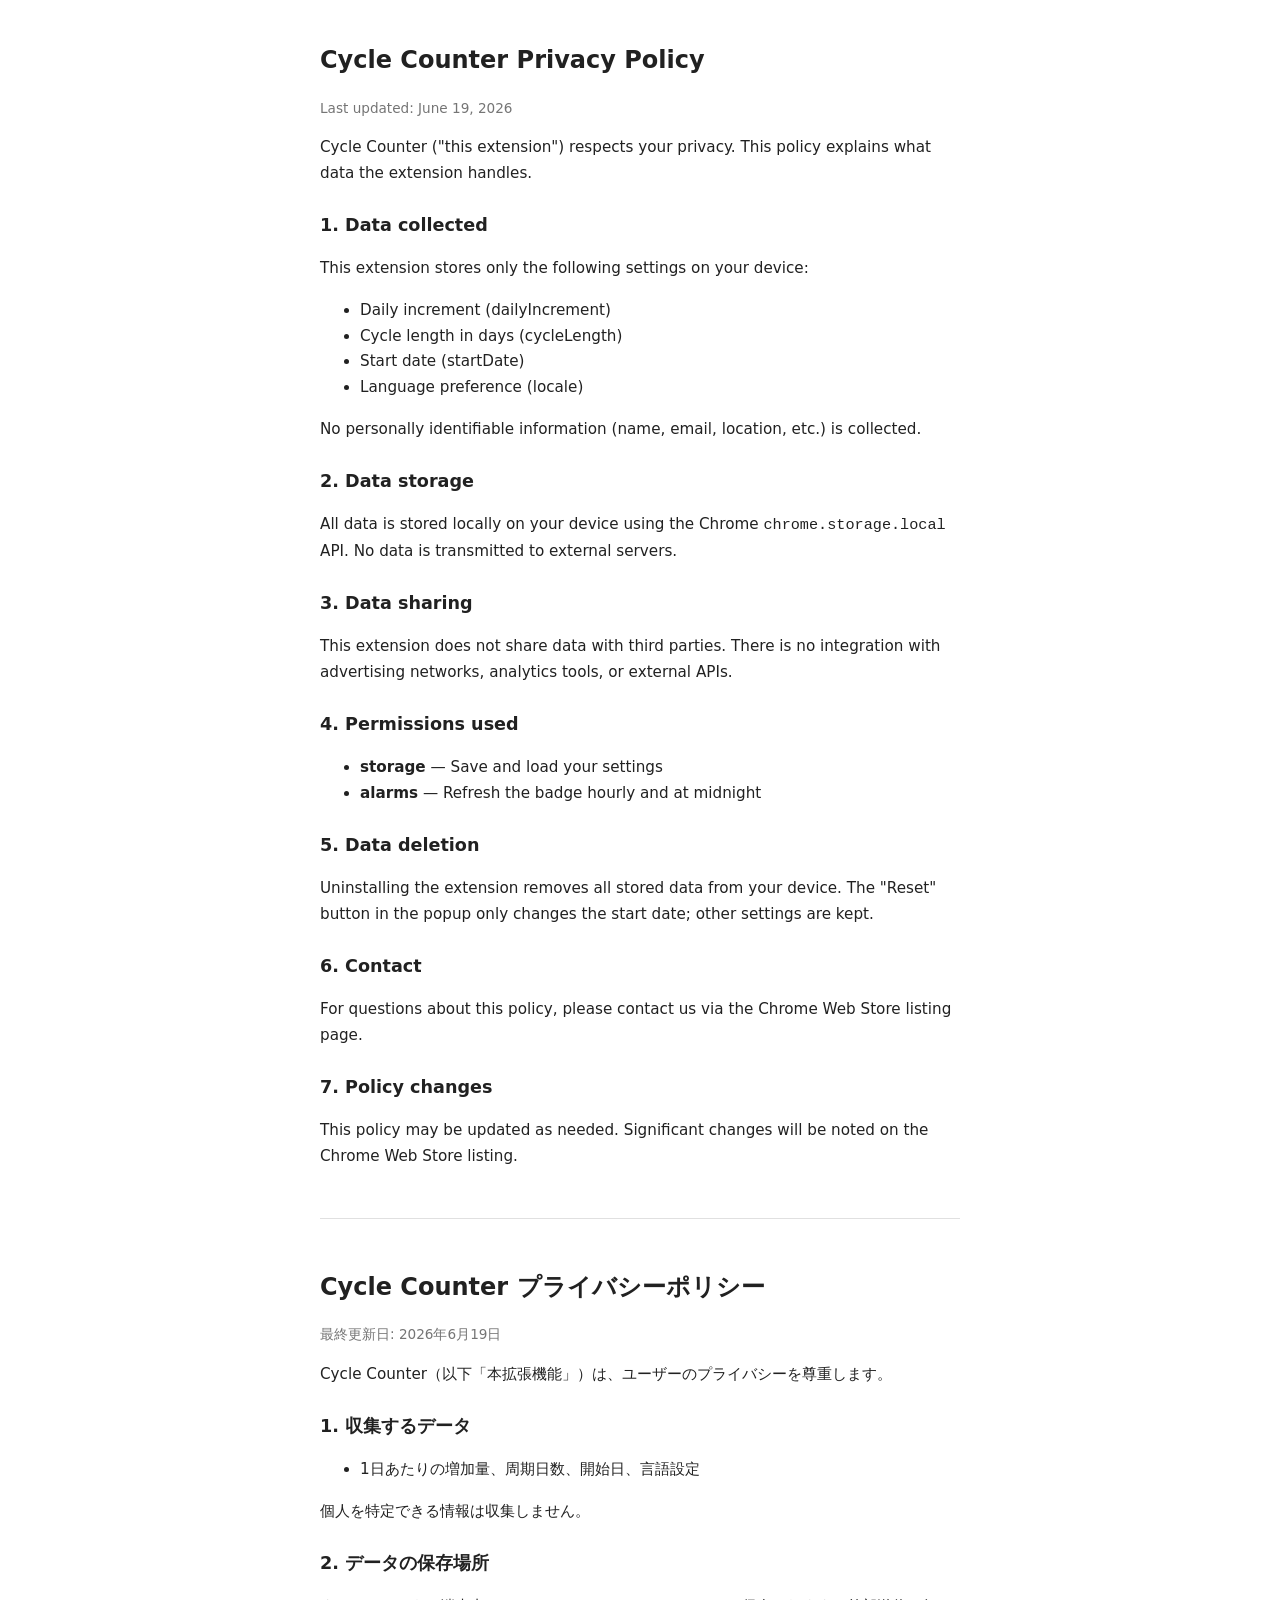
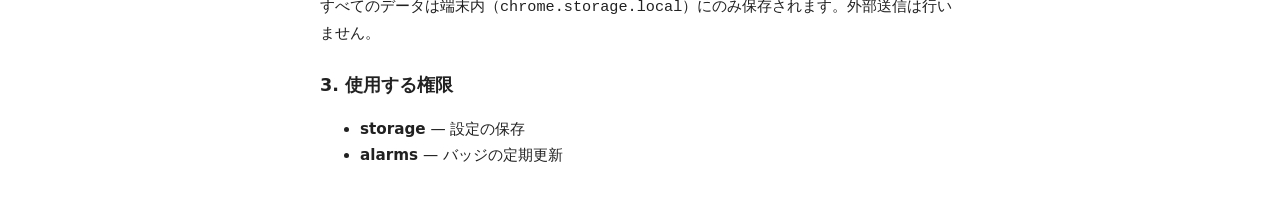
<file: index.html>
<!DOCTYPE html>
<html lang="en">
<head>
  <meta charset="UTF-8">
  <meta name="viewport" content="width=device-width, initial-scale=1.0">
  <title>Cycle Counter</title>
  <meta http-equiv="refresh" content="0; url=privacy-policy.html">
  <link rel="canonical" href="privacy-policy.html">
</head>
<body>
  <p><a href="privacy-policy.html">Cycle Counter Privacy Policy</a></p>
</body>
</html>
</file>
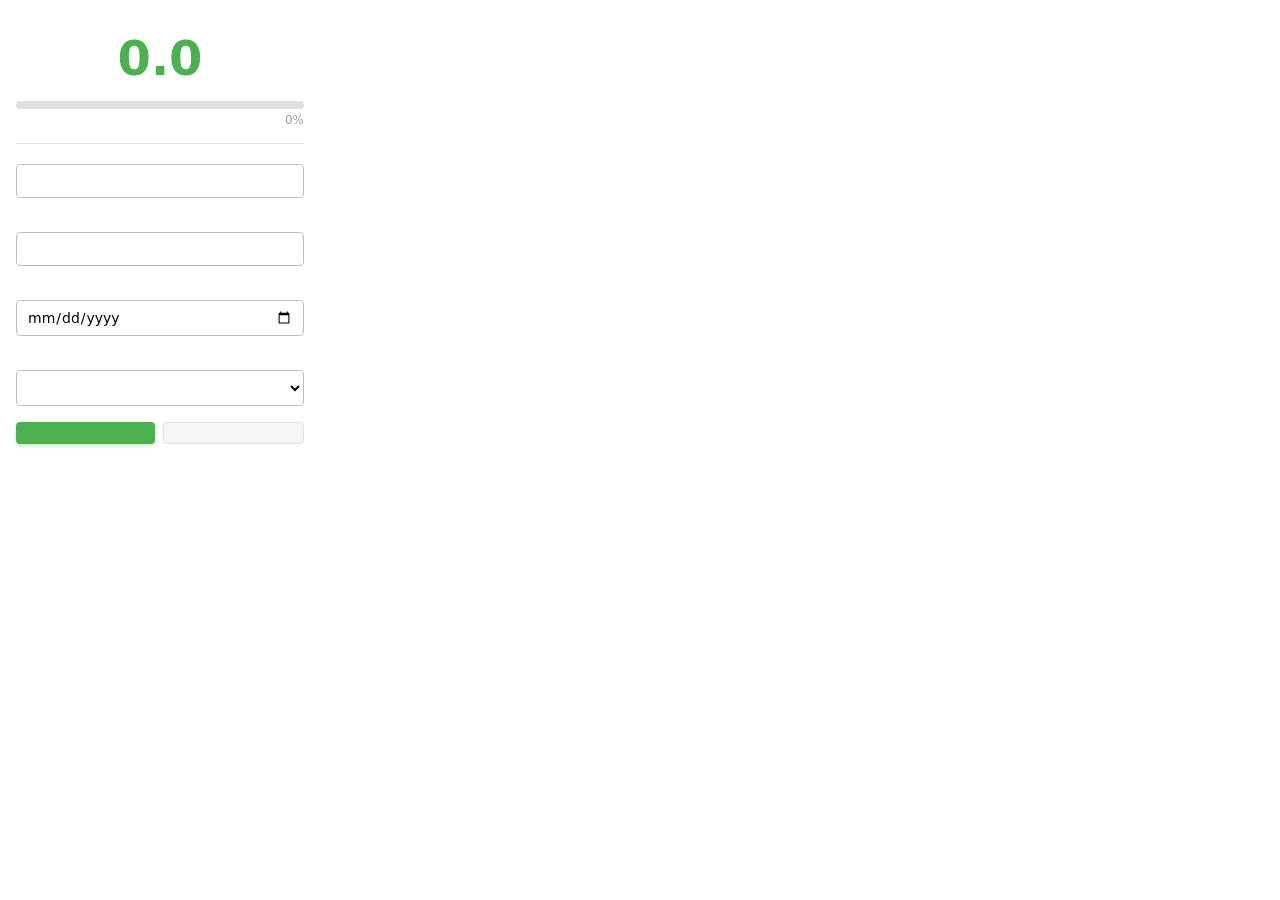
<file: popup.html>
<!DOCTYPE html>
<html lang="en">
<head>
  <meta charset="UTF-8">
  <meta name="viewport" content="width=device-width, initial-scale=1.0">
  <title>Cycle Counter</title>
  <link rel="stylesheet" href="popup.css">
</head>
<body>
  <main class="container">
    <p class="tagline" data-i18n="tagline"></p>

    <section class="display-section">
      <p class="display-label" data-i18n="currentValue"></p>
      <p id="current-value" class="current-value">0.0</p>
      <p id="next-update" class="next-update"></p>
    </section>

    <section class="progress-section">
      <p id="cycle-progress-text" class="progress-text"></p>
      <div class="progress-bar-track" role="progressbar" aria-valuemin="0" aria-valuemax="100" aria-valuenow="0">
        <div id="progress-bar" class="progress-bar-fill"></div>
      </div>
      <p id="progress-percent" class="progress-percent">0%</p>
    </section>

    <hr class="divider">

    <form id="settings-form" class="settings-form" novalidate>
      <div class="form-group">
        <label for="daily-increment" data-i18n="dailyIncrement"></label>
        <input type="number" id="daily-increment" step="0.1" min="0.1" required>
        <p id="error-daily-increment" class="field-error" role="alert"></p>
      </div>

      <div class="form-group">
        <label for="cycle-length" data-i18n="cycleLength"></label>
        <input type="number" id="cycle-length" step="1" min="1" required>
        <p id="error-cycle-length" class="field-error" role="alert"></p>
      </div>

      <div class="form-group">
        <label for="start-date" data-i18n="startDate"></label>
        <input type="date" id="start-date" required>
        <p id="error-start-date" class="field-error" role="alert"></p>
      </div>

      <div class="form-group">
        <label for="locale" data-i18n="language"></label>
        <select id="locale" class="locale-select">
          <option value="en" data-i18n="langEn"></option>
          <option value="ja" data-i18n="langJa"></option>
        </select>
      </div>

      <div class="button-row">
        <button type="submit" id="save-btn" class="btn btn-primary" data-i18n="save"></button>
        <button type="button" id="reset-btn" class="btn btn-secondary" data-i18n="reset"></button>
      </div>
    </form>

    <p id="status-message" class="status-message" aria-live="polite"></p>
  </main>

  <script src="i18n.js"></script>
  <script src="utils.js"></script>
  <script src="popup.js"></script>
</body>
</html>
</file>
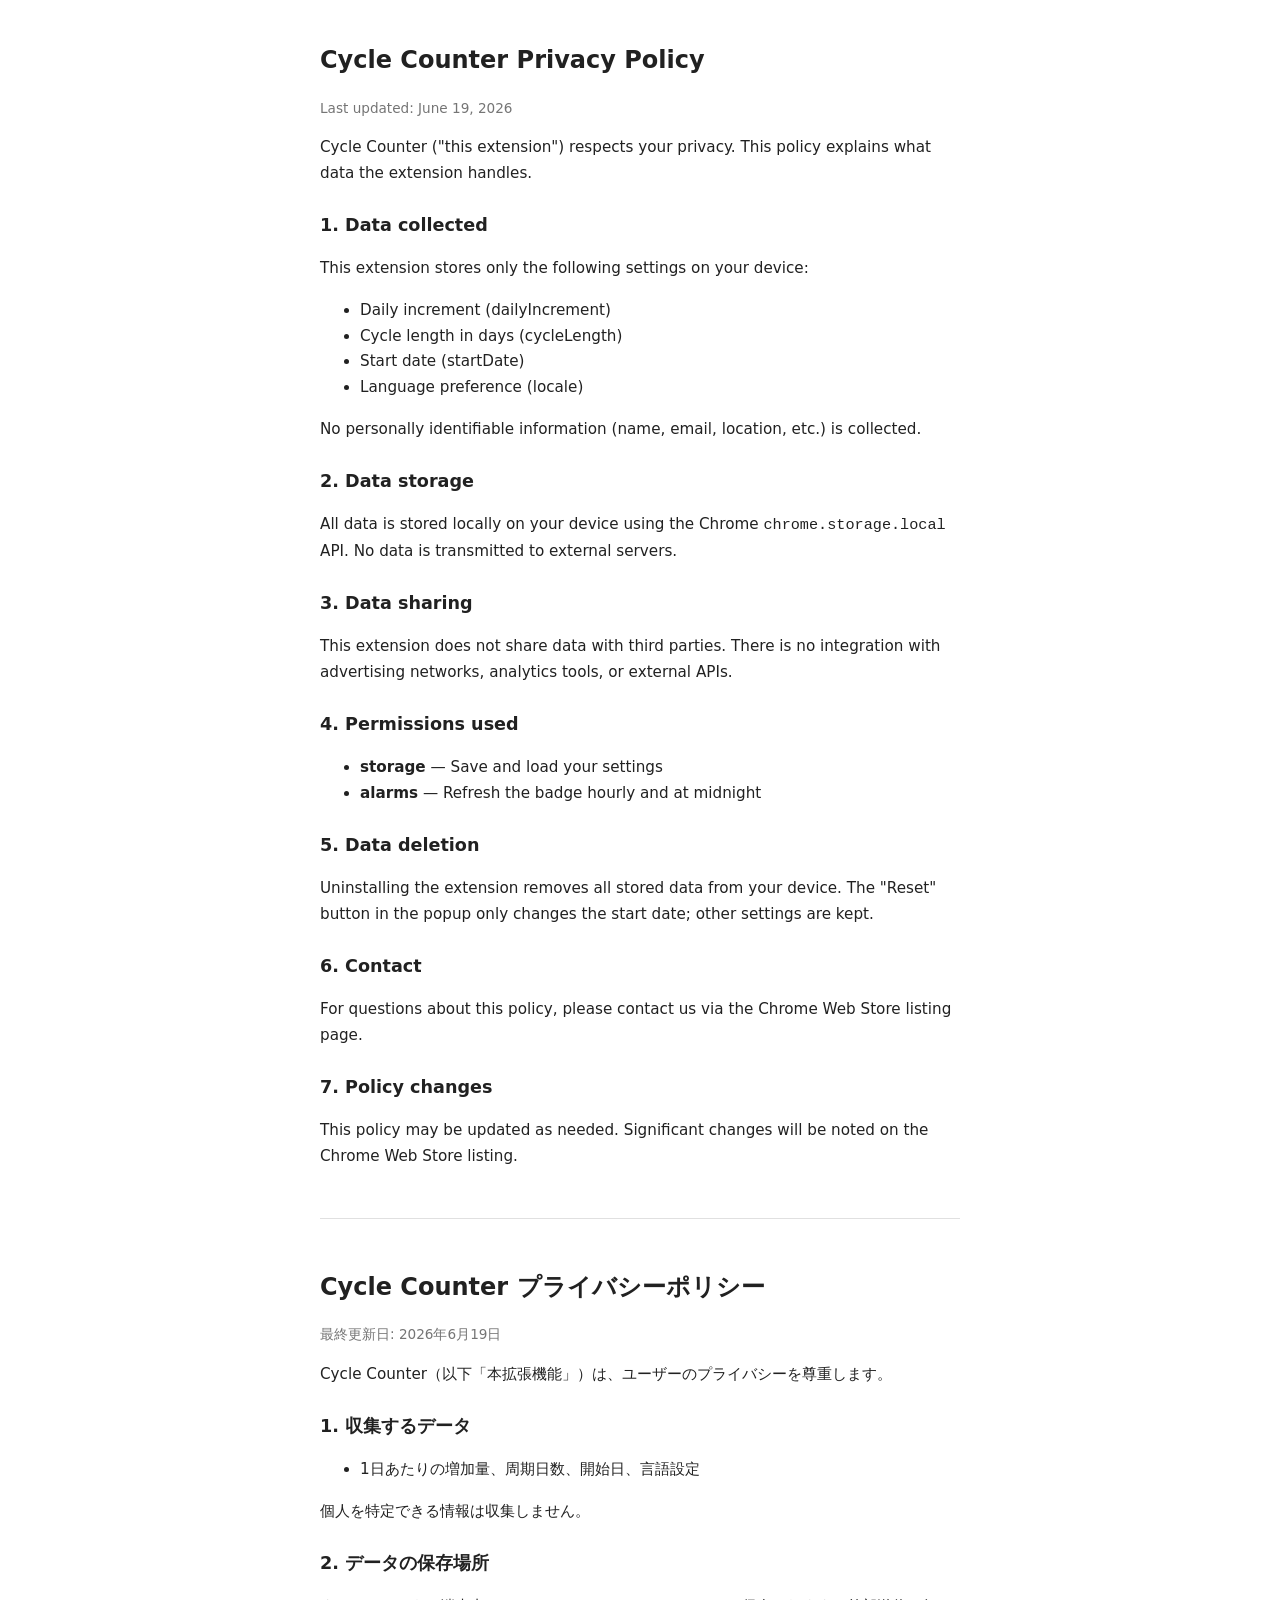
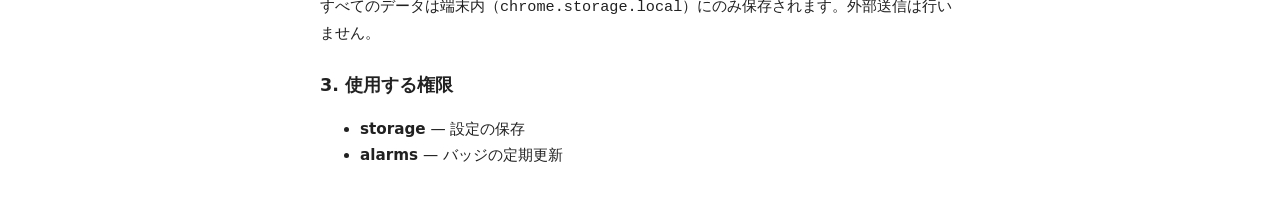
<file: privacy-policy.html>
<!DOCTYPE html>
<html lang="en">
<head>
  <meta charset="UTF-8">
  <meta name="viewport" content="width=device-width, initial-scale=1.0">
  <title>Cycle Counter - Privacy Policy</title>
  <style>
    body {
      font-family: system-ui, sans-serif;
      max-width: 640px;
      margin: 40px auto;
      padding: 0 20px;
      line-height: 1.7;
      color: #212121;
    }
    h1 { font-size: 1.5rem; }
    h2 { font-size: 1.1rem; margin-top: 1.5rem; }
    p, li { font-size: 0.95rem; }
    .updated { color: #757575; font-size: 0.85rem; }
    hr { margin: 3rem 0; border: none; border-top: 1px solid #E0E0E0; }
  </style>
</head>
<body>
  <h1>Cycle Counter Privacy Policy</h1>
  <p class="updated">Last updated: June 19, 2026</p>

  <p>
    Cycle Counter ("this extension") respects your privacy.
    This policy explains what data the extension handles.
  </p>

  <h2>1. Data collected</h2>
  <p>This extension stores only the following settings on your device:</p>
  <ul>
    <li>Daily increment (dailyIncrement)</li>
    <li>Cycle length in days (cycleLength)</li>
    <li>Start date (startDate)</li>
    <li>Language preference (locale)</li>
  </ul>
  <p>No personally identifiable information (name, email, location, etc.) is collected.</p>

  <h2>2. Data storage</h2>
  <p>
    All data is stored locally on your device using the Chrome
    <code>chrome.storage.local</code> API. No data is transmitted to external servers.
  </p>

  <h2>3. Data sharing</h2>
  <p>
    This extension does not share data with third parties.
    There is no integration with advertising networks, analytics tools, or external APIs.
  </p>

  <h2>4. Permissions used</h2>
  <ul>
    <li><strong>storage</strong> — Save and load your settings</li>
    <li><strong>alarms</strong> — Refresh the badge hourly and at midnight</li>
  </ul>

  <h2>5. Data deletion</h2>
  <p>
    Uninstalling the extension removes all stored data from your device.
    The "Reset" button in the popup only changes the start date; other settings are kept.
  </p>

  <h2>6. Contact</h2>
  <p>
    For questions about this policy, please contact us via the Chrome Web Store listing page.
  </p>

  <h2>7. Policy changes</h2>
  <p>
    This policy may be updated as needed. Significant changes will be noted on the Chrome Web Store listing.
  </p>

  <hr>

  <h1>Cycle Counter プライバシーポリシー</h1>
  <p class="updated">最終更新日: 2026年6月19日</p>

  <p>
    Cycle Counter（以下「本拡張機能」）は、ユーザーのプライバシーを尊重します。
  </p>

  <h2>1. 収集するデータ</h2>
  <ul>
    <li>1日あたりの増加量、周期日数、開始日、言語設定</li>
  </ul>
  <p>個人を特定できる情報は収集しません。</p>

  <h2>2. データの保存場所</h2>
  <p>すべてのデータは端末内（<code>chrome.storage.local</code>）にのみ保存されます。外部送信は行いません。</p>

  <h2>3. 使用する権限</h2>
  <ul>
    <li><strong>storage</strong> — 設定の保存</li>
    <li><strong>alarms</strong> — バッジの定期更新</li>
  </ul>
</body>
</html>
</file>
<file: popup.css>
/**
 * Cycle Counter - Popup Styles
 * Simple Material Design-inspired layout, 320px width.
 */

* {
  box-sizing: border-box;
  margin: 0;
  padding: 0;
}

body {
  width: 320px;
  font-family: system-ui, -apple-system, BlinkMacSystemFont, 'Segoe UI', sans-serif;
  background: #FFFFFF;
  color: #212121;
}

.container {
  padding: 20px 16px;
}

.tagline {
  font-size: 11px;
  color: #9E9E9E;
  text-align: center;
  margin-bottom: 12px;
}

/* Display section */
.display-section {
  text-align: center;
  margin-bottom: 16px;
}

.display-label {
  font-size: 12px;
  font-weight: 500;
  color: #757575;
  text-transform: uppercase;
  letter-spacing: 0.5px;
  margin-bottom: 4px;
}

.current-value {
  font-size: 48px;
  font-weight: 600;
  color: #4CAF50;
  line-height: 1.1;
}

.next-update {
  font-size: 11px;
  color: #9E9E9E;
  margin-top: 6px;
}

/* Progress section */
.progress-section {
  margin-bottom: 16px;
}

.progress-text {
  font-size: 14px;
  color: #616161;
  text-align: center;
  margin-bottom: 8px;
}

.progress-bar-track {
  width: 100%;
  height: 8px;
  background: #E0E0E0;
  border-radius: 4px;
  overflow: hidden;
}

.progress-bar-fill {
  height: 100%;
  width: 0%;
  background: #4CAF50;
  border-radius: 4px;
  transition: width 0.3s ease;
}

.progress-percent {
  font-size: 12px;
  color: #9E9E9E;
  text-align: right;
  margin-top: 4px;
}

/* Divider */
.divider {
  border: none;
  border-top: 1px solid #E0E0E0;
  margin: 16px 0;
}

/* Form */
.settings-form {
  display: flex;
  flex-direction: column;
  gap: 12px;
}

.form-group {
  display: flex;
  flex-direction: column;
  gap: 4px;
}

.form-group label {
  font-size: 13px;
  font-weight: 500;
  color: #424242;
}

.form-group input {
  padding: 8px 10px;
  font-size: 14px;
  font-family: inherit;
  border: 1px solid #BDBDBD;
  border-radius: 4px;
  outline: none;
  transition: border-color 0.2s;
}

.form-group input:focus {
  border-color: #4CAF50;
  box-shadow: 0 0 0 2px rgba(76, 175, 80, 0.2);
}

.form-group input.input-error {
  border-color: #F44336;
}

.form-group input.input-error:focus {
  border-color: #F44336;
  box-shadow: 0 0 0 2px rgba(244, 67, 54, 0.2);
}

.locale-select {
  padding: 8px 10px;
  font-size: 14px;
  font-family: inherit;
  border: 1px solid #BDBDBD;
  border-radius: 4px;
  outline: none;
  background: #FFFFFF;
  cursor: pointer;
  transition: border-color 0.2s;
}

.locale-select:focus {
  border-color: #4CAF50;
  box-shadow: 0 0 0 2px rgba(76, 175, 80, 0.2);
}

.field-error {
  font-size: 11px;
  color: #F44336;
  min-height: 14px;
}

/* Buttons */
.button-row {
  display: flex;
  gap: 8px;
  margin-top: 4px;
}

.btn {
  flex: 1;
  padding: 10px 16px;
  font-size: 14px;
  font-weight: 500;
  font-family: inherit;
  border: none;
  border-radius: 4px;
  cursor: pointer;
  transition: background 0.2s, box-shadow 0.2s;
}

.btn-primary {
  background: #4CAF50;
  color: #FFFFFF;
  box-shadow: 0 2px 4px rgba(76, 175, 80, 0.3);
}

.btn-primary:hover {
  background: #43A047;
  box-shadow: 0 3px 6px rgba(76, 175, 80, 0.4);
}

.btn-primary:active {
  background: #388E3C;
  box-shadow: 0 1px 2px rgba(76, 175, 80, 0.3);
}

.btn-secondary {
  background: #F5F5F5;
  color: #616161;
  border: 1px solid #E0E0E0;
}

.btn-secondary:hover {
  background: #EEEEEE;
}

.btn-secondary:active {
  background: #E0E0E0;
}

/* Status message */
.status-message {
  font-size: 12px;
  color: #4CAF50;
  text-align: center;
  min-height: 16px;
  margin-top: 8px;
}

.status-message.error {
  color: #F44336;
}
</file>
